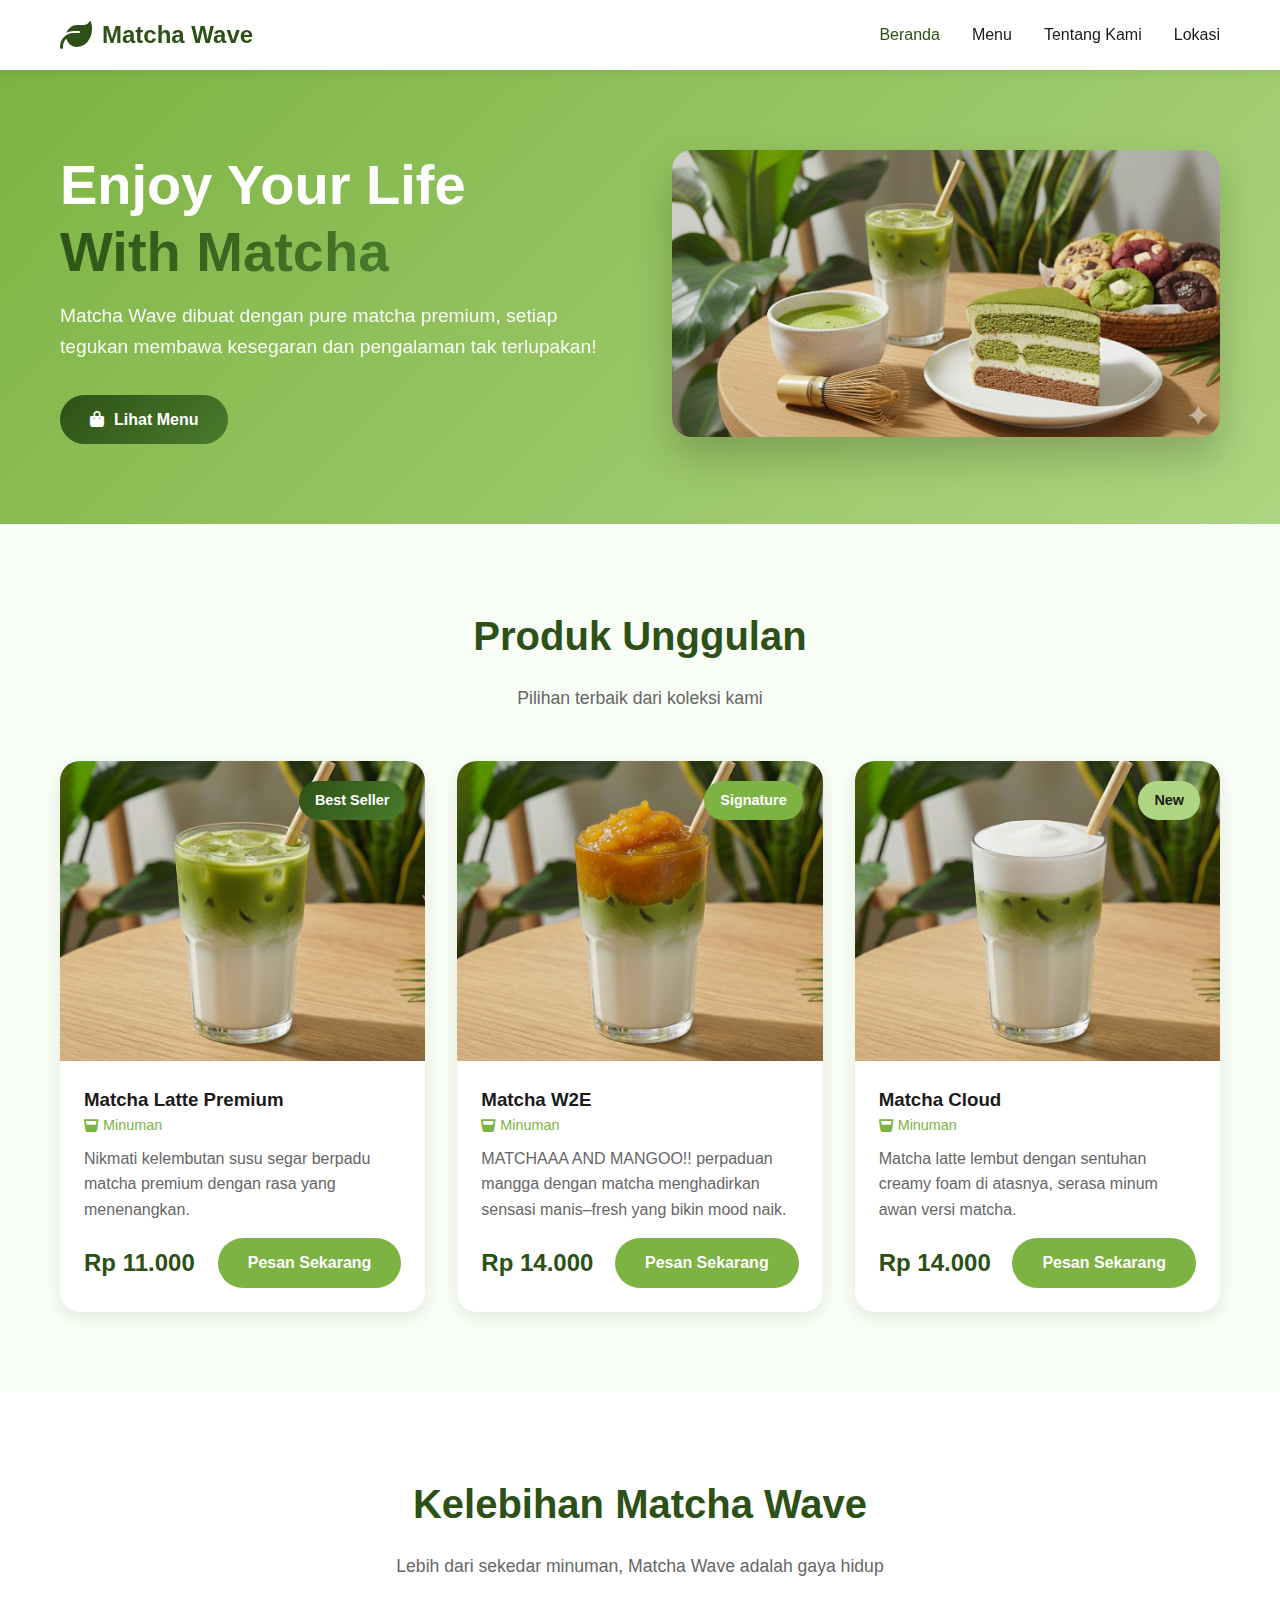
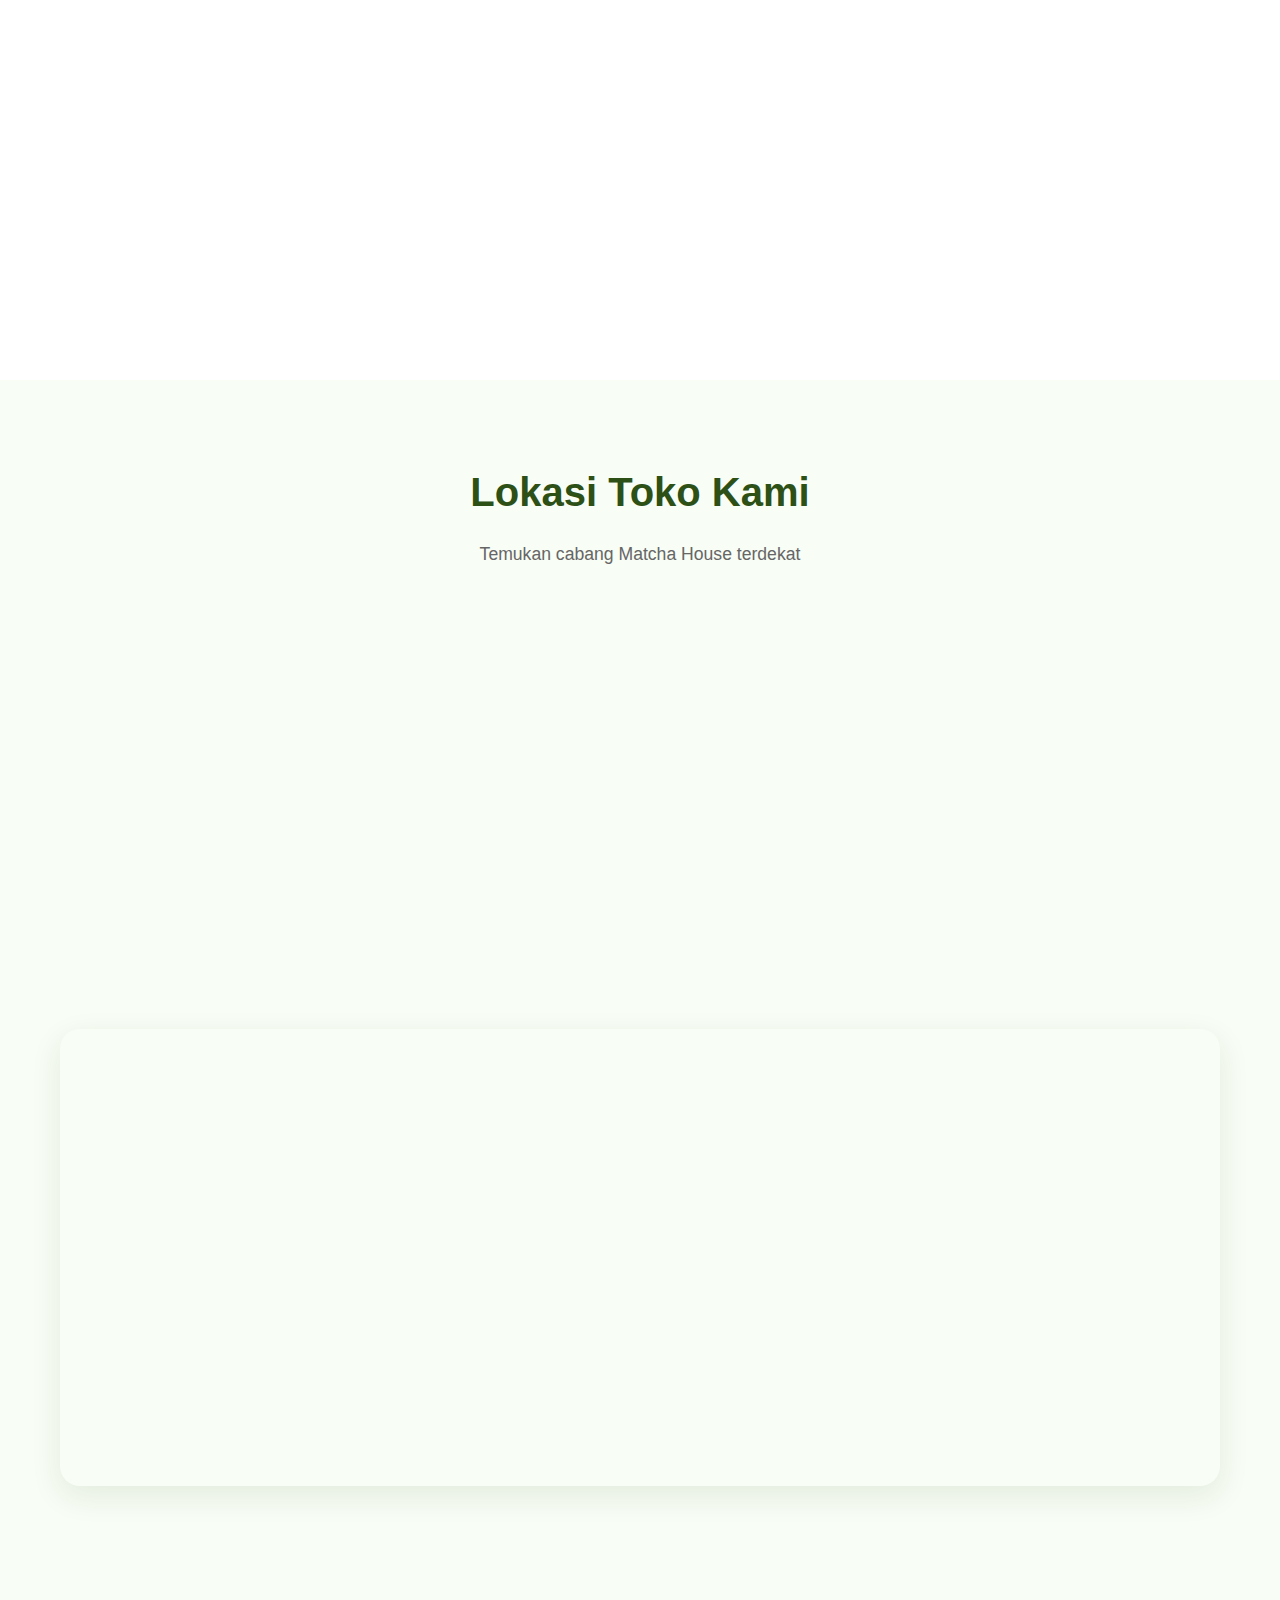
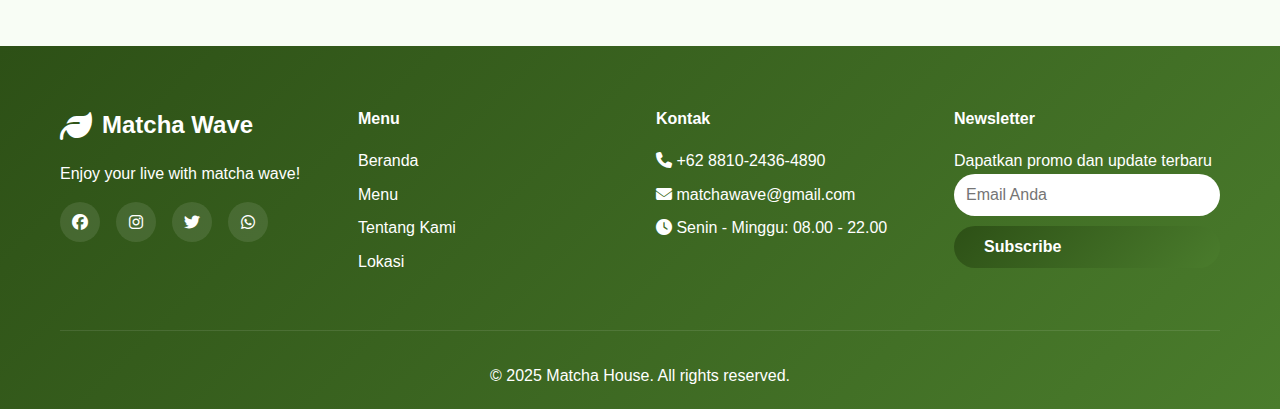
<file: index.html>
<!DOCTYPE html>
<html lang="id">
<head>
    <meta charset="UTF-8">
    <meta name="viewport" content="width=device-width, initial-scale=1.0">
    <link rel="shortcut icon" href="image/menu/favicon.png" type="image/x-icon">
    <title>Matcha Wave - Premium Matcha Indonesia</title>
    <link rel="stylesheet" href="style.css">
    <link rel="stylesheet" href="https://cdnjs.cloudflare.com/ajax/libs/font-awesome/6.4.0/css/all.min.css">
</head>
<body>
    <!-- Navigation -->
    <nav class="navbar">
        <div class="container">
            <div class="nav-wrapper">
                <div class="logo">
                    <i class="fas fa-leaf"></i>
                    <span>Matcha Wave</span>
                </div>
                <ul class="nav-menu" id="navMenu">
                    <li><a href="index.html" class="active">Beranda</a></li>
                    <li><a href="menu.html">Menu</a></li>
                    <li><a href="about.html">Tentang Kami</a></li>
                    <li><a href="#location">Lokasi</a></li>
                </ul>
                <div class="hamburger" id="hamburger">
                    <span></span>
                    <span></span>
                    <span></span>
                </div>
            </div>
        </div>
    </nav>

    <!-- Hero Section -->
    <section class="hero">
        <div class="container">
            <div class="hero-content">
                <h1 class="hero-title">Enjoy Your Life<span class="gradient-text"><br>With Matcha</span></h1>
                <p class="hero-subtitle">Matcha Wave dibuat dengan pure matcha premium, setiap tegukan membawa kesegaran dan pengalaman tak terlupakan!</p>
                <a href="menu.html" class="btn btn-primary">
                    <i class="fas fa-shopping-bag"></i> Lihat Menu
                </a>
            </div>
            <div class="hero-image">
                <img src="image/menu/Menu.jpg" alt="Premium matcha latte in elegant ceramic cup with bamboo whisk and green tea powder on wooden table">
            </div>
        </div>
    </section>

    <!-- Featured Products -->
    <section class="featured">
        <div class="container">
            <div class="section-header">
                <h2 class="section-title">Produk Unggulan</h2>
                <p class="section-subtitle">Pilihan terbaik dari koleksi kami</p>
            </div>
            
            <div class="product-grid">
                <!-- Product 1 -->
                <div class="product-card">
                    <div class="product-badge">Best Seller</div>
                    <div class="product-image">
                        <img src="image/menu/MatchaLatte.jpg" alt="Matcha latte with beautiful latte art in white cup with creamy foam">
                    </div>
                    <div class="product-info">
                        <h3>Matcha Latte Premium</h3>
                        <p class="menu-category"><i class="fas fa-glass-whiskey"></i> Minuman</p>
                        <p class="menu-desc">Nikmati kelembutan susu segar berpadu matcha premium dengan rasa yang menenangkan.</p>
                        <div class="menu-footer">
                            <span class="menu-price">Rp 11.000</span>
                            <a href="menu.html" class="btn btn-secondary">Pesan Sekarang</a>
                        </div>
                    </div>
                </div>
                

                <!-- Product 2 -->
                <div class="product-card">
                    <div class="product-badge popular">Signature</div>
                    <div class="product-image">
                        <img src="image/menu/MatchaW2E.jpg" alt="Iced matcha drink in tall glass with ice cubes and mint leaves">
                    </div>
                    <div class="product-info">
                        <h3>Matcha W2E</h3>
                        <p class="menu-category"><i class="fas fa-glass-whiskey"></i> Minuman</p>
                        <p class="menu-desc">MATCHAAA AND MANGOO!! perpaduan mangga dengan matcha menghadirkan sensasi manis–fresh yang bikin mood naik.</p>
                        <div class="menu-footer">
                            <span class="menu-price">Rp 14.000</span>
                            <a href="menu.html" class="btn btn-secondary">Pesan Sekarang</a>
                        </div>
                    </div>
                </div>

                <!-- Product 3 -->
                <div class="product-card">
                    <div class="product-badge new">New</div>
                    <div class="product-image">
                        <img src="image/menu/MatchaCloud.jpg" alt="Matcha tiramisu cake slice with layered dessert and green tea powder dusting">
                    </div>
                    <div class="product-info">
                        <h3>Matcha Cloud</h3>
                        <p class="menu-category"><i class="fas fa-glass-whiskey"></i> Minuman</p>
                        <p class="menu-desc">Matcha latte lembut dengan sentuhan creamy foam di atasnya, serasa minum awan versi matcha.</p>
                        <div class="menu-footer">
                            <span class="menu-price">Rp 14.000</span>
                            <a href="menu.html" class="btn btn-secondary">Pesan Sekarang</a>
                        </div>
                    </div>
                </div>
            </div>
        </div>
    </section>

    <!-- Benefits Section -->
    <section class="benefits">
        <div class="container">
            <div class="section-header">
                <h2 class="section-title">Kelebihan Matcha Wave</h2>
                <p class="section-subtitle">Lebih dari sekedar minuman, Matcha Wave adalah gaya hidup</p>
            </div>
            
            <div class="benefits-grid">
                <div class="benefit-card">
                    <div class="benefit-icon">
                        <i class="fas fa-heart"></i>
                    </div>
                    <h3>Kaya Antioksidan</h3>
                    <p>Mengandung antioksidan tinggi untuk melindungi tubuh dari radikal bebas</p>
                </div>
                
                <div class="benefit-card">
                    <div class="benefit-icon">
                        <i class="fas fa-bolt"></i>
                    </div>
                    <h3>Energi Alami</h3>
                    <p>Meningkatkan energi dan fokus tanpa efek samping kafein berlebih</p>
                </div>
                
                <div class="benefit-card">
                    <div class="benefit-icon">
                        <i class="fas fa-weight"></i>
                    </div>
                    <h3>Bantu Metabolisme</h3>
                    <p>Membantu meningkatkan metabolisme dan pembakaran kalori</p>
                </div>
                
                <div class="benefit-card">
                    <div class="benefit-icon">
                        <i class="fas fa-smile"></i>
                    </div>
                    <h3>Relaksasi</h3>
                    <p>Mengandung L-theanine yang membantu relaksasi dan mengurangi stres</p>
                </div>
            </div>
        </div>
    </section>

    <!-- Location Section -->
    <section class="location" id="location">
        <div class="container">
            <div class="section-header">
                <h2 class="section-title">Lokasi Toko Kami</h2>
                <p class="section-subtitle">Temukan cabang Matcha House terdekat</p>
            </div>
            
            <div class="location-grid">
                <div class="location-card">
                    <div class="location-icon">
                        <i class="fas fa-map-marker-alt"></i>
                    </div>
                    <h3>Cabang Tangerang Selatan</h3>
                    <p>Jl. Suryakencana No.1, Kota Tangerang Selatan</p>
                    <p class="location-time"><i class="fas fa-clock"></i> Senin - Minggu: 08.00 - 22.00</p>
                    <a href="https://maps.app.goo.gl/sKLYCg6Dcu8VYuh18" target="_blank" class="btn btn-outline">
                        <i class="fas fa-directions"></i> Lihat di Maps
                    </a>
                </div>
                
                <div class="location-card">
                    <div class="location-icon">
                        <i class="fas fa-map-marker-alt"></i>
                    </div>
                    <h3>Cabang Depok</h3>
                    <p>Jl. Raya Duta Pelni No.20, Kota Depok, Jawa Barat 16416</p>
                    <p class="location-time"><i class="fas fa-clock"></i> Senin - Minggu: 09.00 - 21.00</p>
                    <a href="hhttps://maps.app.goo.gl/z9cu2CMWQmhMaL3r6" target="_blank" class="btn btn-outline">
                        <i class="fas fa-directions"></i> Lihat di Maps
                    </a>
                </div>
                
                <div class="location-card">
                    <div class="location-icon">
                        <i class="fas fa-map-marker-alt"></i>
                    </div>
                    <h3>Cabang Kabupaten Tangerang</h3>
                    <p>Jl. H. Somawinata 1, Kadu Agung, Kabupaten Tangerang</p>
                    <p class="location-time"><i class="fas fa-clock"></i> Senin - Minggu: 10.00 - 22.00</p>
                    <a href="https://maps.app.goo.gl/aVpyHuPehqyvU5wTA" target="_blank" class="btn btn-outline">
                        <i class="fas fa-directions"></i> Lihat di Maps
                    </a>
                </div>
            </div>
            
            <!-- Map Embed -->
            <div class="map-container">
                <iframe 
                    src="https://www.google.com/maps/embed?pb=!1m18!1m12!1m3!1d126920.23587524664!2d106.68942988906248!3d-6.229386799999998!2m3!1f0!2f0!3f0!3m2!1i1024!2i768!4f13.1!3m3!1m2!1s0x2e69f3e945e34b9d%3A0x5371bf2cdc1429e!2sJakarta%2C%20Indonesia!5e0!3m2!1sen!2s!4v1234567890123!5m2!1sen!2s" 
                    width="100%" 
                    height="450" 
                    style="border:0;" 
                    allowfullscreen="" 
                    loading="lazy">
                </iframe>
            </div>
        </div>
    </section>

    <!-- Footer -->
    <footer class="footer">
        <div class="container">
            <div class="footer-grid">
                <div class="footer-col">
                    <div class="footer-logo">
                        <i class="fas fa-leaf"></i>
                        <span>Matcha Wave</span>
                    </div>
                    <p>Enjoy your live with matcha wave!</p>
                    <div class="social-links">
                        <a href="#"><i class="fab fa-facebook"></i></a>
                        <a href="#"><i class="fab fa-instagram"></i></a>
                        <a href="#"><i class="fab fa-twitter"></i></a>
                        <a href="#"><i class="fab fa-whatsapp"></i></a>
                    </div>
                </div>
                
                <div class="footer-col">
                    <h4>Menu</h4>
                    <ul>
                        <li><a href="index.html">Beranda</a></li>
                        <li><a href="menu.html">Menu</a></li>
                        <li><a href="about.html">Tentang Kami</a></li>
                        <li><a href="#location">Lokasi</a></li>
                    </ul>
                </div>
                
                <div class="footer-col">
                    <h4>Kontak</h4>
                    <ul>
                        <li><i class="fas fa-phone"></i> +62 8810-2436-4890</li>
                        <li><i class="fas fa-envelope"></i> matchawave@gmail.com</li>
                        <li><i class="fas fa-clock"></i> Senin - Minggu: 08.00 - 22.00</li>
                    </ul>
                </div>
                
                <div class="footer-col">
                    <h4>Newsletter</h4>
                    <p>Dapatkan promo dan update terbaru</p>
                    <form class="newsletter-form">
                        <input type="email" placeholder="Email Anda" required>
                        <button type="submit" class="btn btn-primary">Subscribe</button>
                    </form>
                </div>
            </div>
            
            <div class="footer-bottom">
                <p>&copy; 2025 Matcha House. All rights reserved.</p>
            </div>
        </div>
    </footer>

    <script src="script.js"></script>
</body>
</html>
</file>
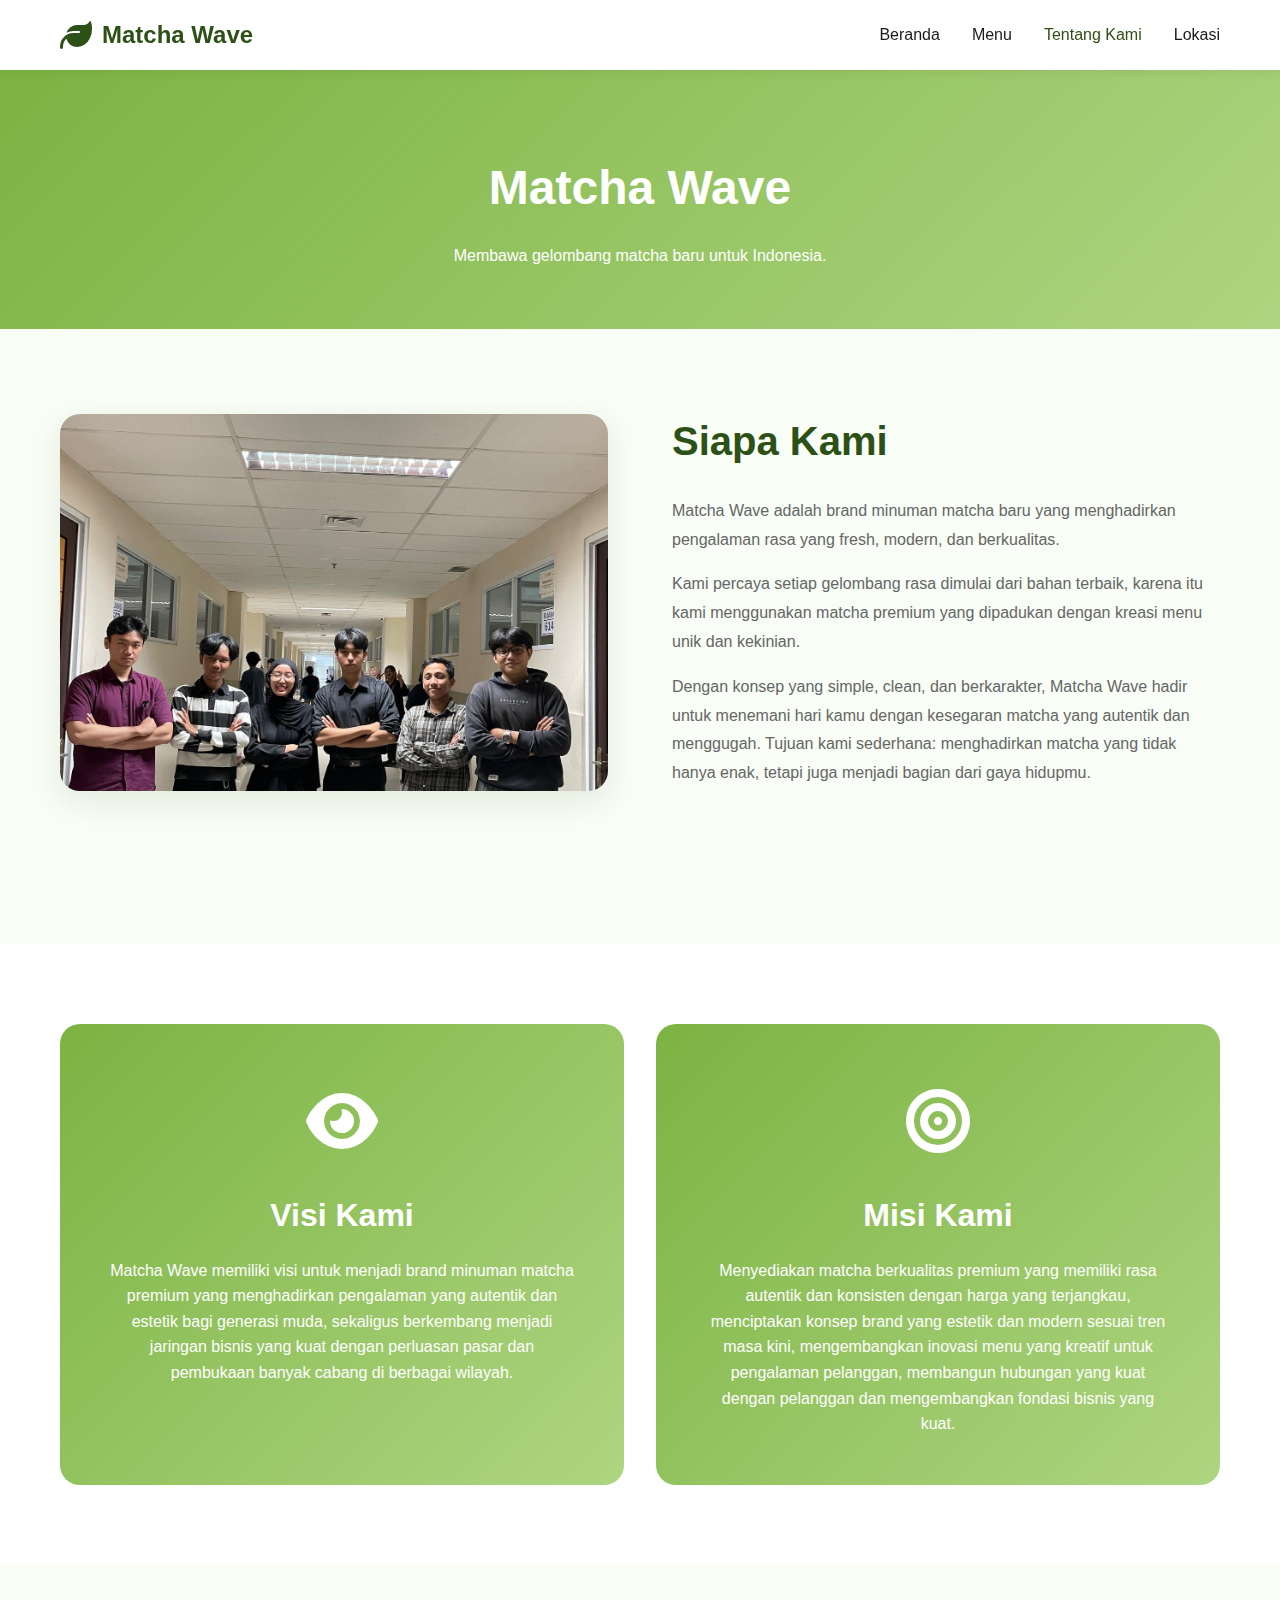
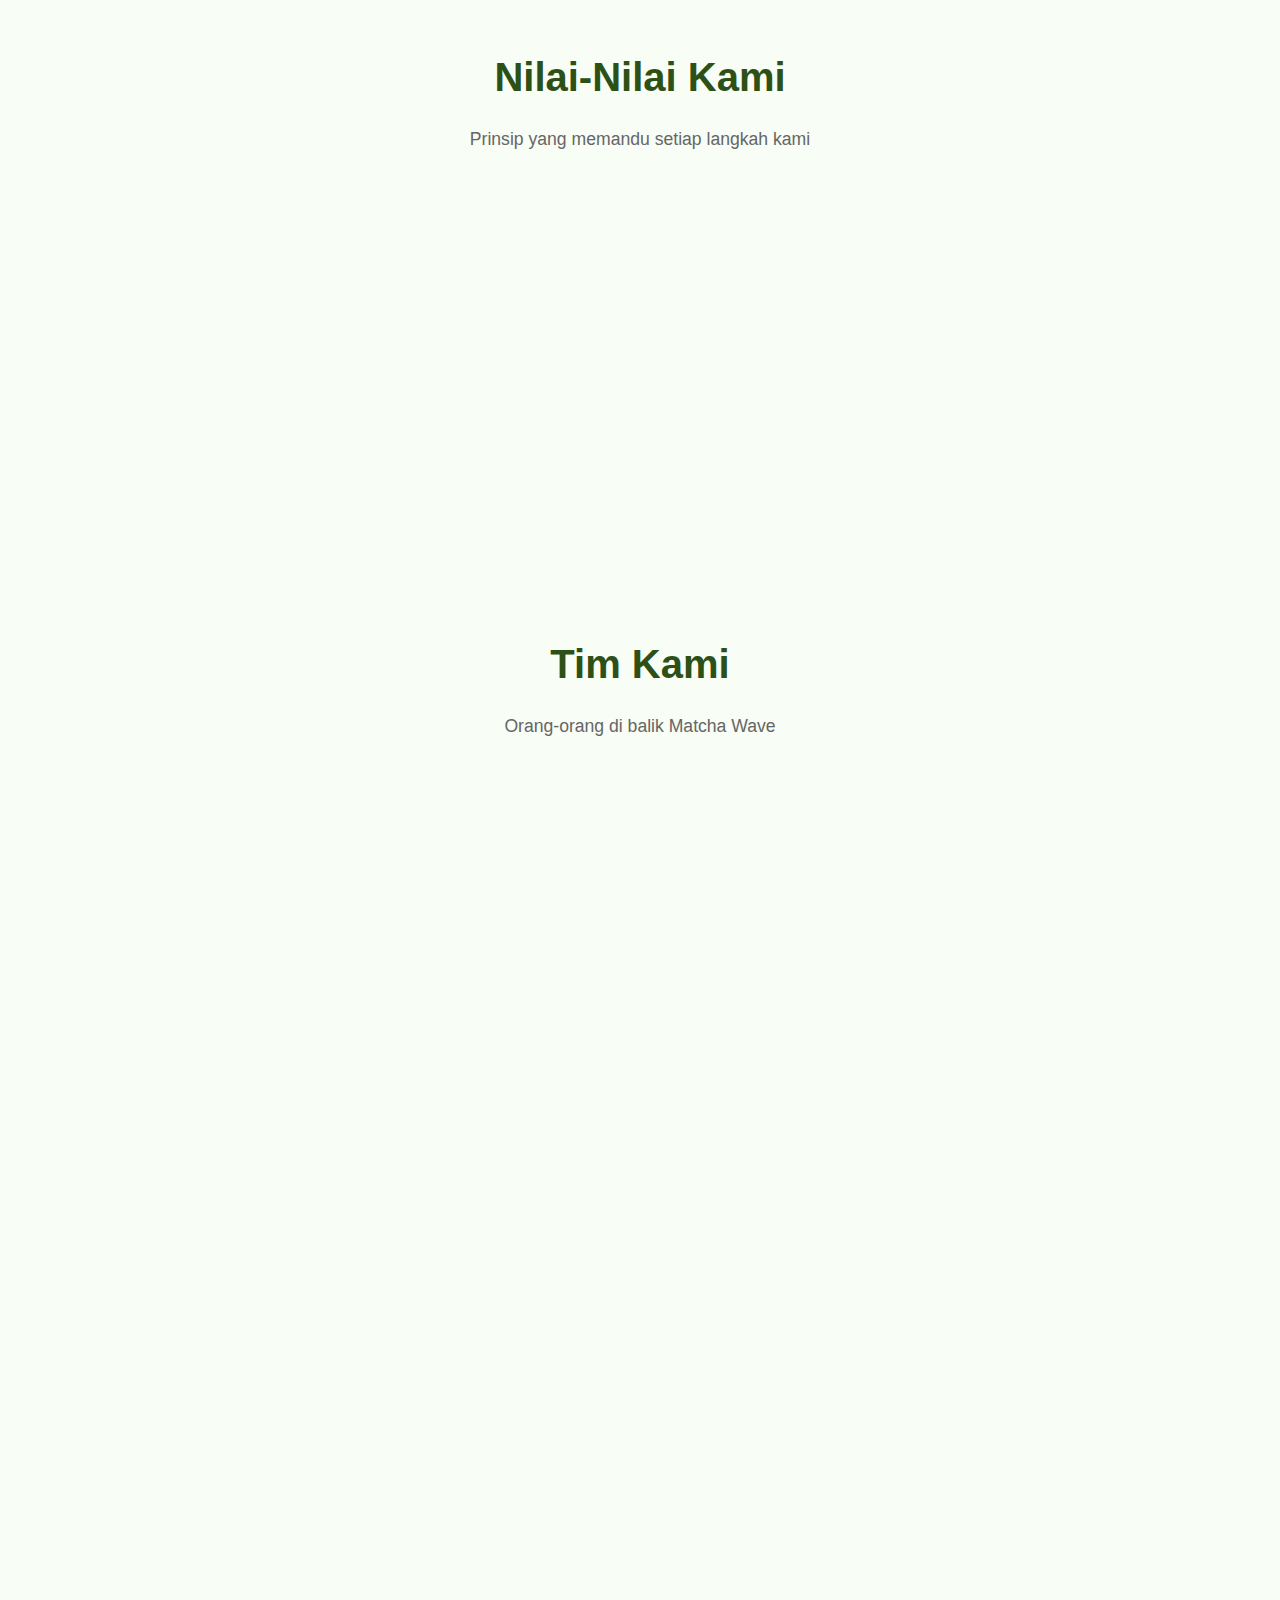
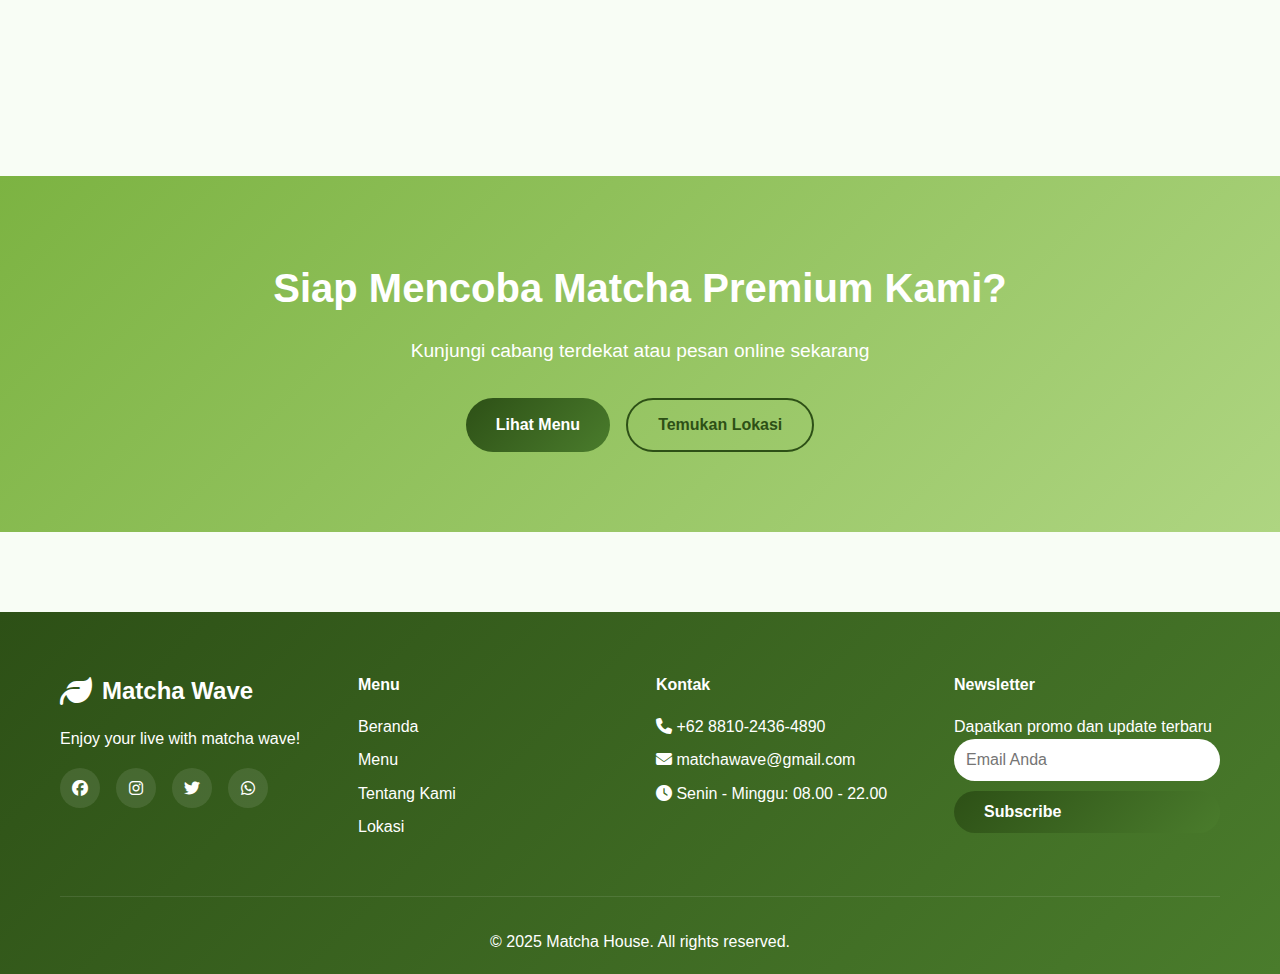
<file: about.html>
<!DOCTYPE html>
<html lang="id">
<head>
    <meta charset="UTF-8">
    <meta name="viewport" content="width=device-width, initial-scale=1.0">
    <link rel="shortcut icon" href="image/menu/favicon.png" type="image/x-icon">
    <title>Tentang Kami - Matcha Wave</title>
    <link rel="stylesheet" href="style.css">
    <link rel="stylesheet" href="https://cdnjs.cloudflare.com/ajax/libs/font-awesome/6.4.0/css/all.min.css">
</head>
<body>
    <!-- Navigation -->
    <nav class="navbar">
        <div class="container">
            <div class="nav-wrapper">
                <div class="logo">
                    <i class="fas fa-leaf"></i>
                    <span>Matcha Wave</span>
                </div>
                <ul class="nav-menu" id="navMenu">
                    <li><a href="index.html">Beranda</a></li>
                    <li><a href="menu.html">Menu</a></li>
                    <li><a href="about.html" class="active">Tentang Kami</a></li>
                    <li><a href="index.html#location">Lokasi</a></li>
                </ul>
                <div class="hamburger" id="hamburger">
                    <span></span>
                    <span></span>
                    <span></span>
                </div>
            </div>
        </div>
    </nav>

    <!-- Page Header -->
    <section class="page-header">
        <div class="container">
            <h1>Matcha Wave</h1>
            <p>Membawa gelombang matcha baru untuk Indonesia.</p>
        </div>
    </section>

    <!-- About Content -->
    <section class="about-content">
        <div class="container">
            <div class="about-intro">
                <div class="about-image">
                    <img src="image/org/all.jpg">
                </div>
                <div class="about-text">
                    <h2>Siapa Kami</h2>
                    <p>Matcha Wave adalah brand minuman matcha baru yang menghadirkan pengalaman rasa yang fresh, modern, dan berkualitas.</p>
                    <p>Kami percaya setiap gelombang rasa dimulai dari bahan terbaik, karena itu kami menggunakan matcha premium yang dipadukan dengan kreasi menu unik dan kekinian.</p>
                    <p>Dengan konsep yang simple, clean, dan berkarakter, Matcha Wave hadir untuk menemani hari kamu dengan kesegaran matcha yang autentik dan menggugah. Tujuan kami sederhana: menghadirkan matcha yang tidak hanya enak, tetapi juga menjadi bagian dari gaya hidupmu.</p>
                </div>
            </div>
        </div>
    </section>

    <!-- Mission & Vision -->
    <section class="mission-vision">
        <div class="container">
            <div class="mv-grid">
                <div class="mv-card">
                    <div class="mv-icon">
                        <i class="fas fa-eye"></i>
                    </div>
                    <h3>Visi Kami</h3>
                    <p>Matcha Wave memiliki visi untuk menjadi brand minuman matcha premium yang menghadirkan pengalaman yang autentik dan estetik bagi generasi muda, sekaligus berkembang menjadi jaringan bisnis yang kuat dengan perluasan pasar dan pembukaan banyak cabang di berbagai wilayah.</p>
                </div>
                
                <div class="mv-card">
                    <div class="mv-icon">
                        <i class="fas fa-bullseye"></i>
                    </div>
                    <h3>Misi Kami</h3>
                    <p>Menyediakan matcha berkualitas premium yang memiliki rasa autentik dan konsisten dengan harga yang terjangkau, menciptakan konsep brand yang estetik dan modern sesuai tren masa kini, mengembangkan inovasi menu yang kreatif untuk pengalaman pelanggan, membangun hubungan yang kuat dengan pelanggan dan mengembangkan fondasi bisnis yang kuat.</p>
                </div>
            </div>
        </div>
    </section>

    <!-- Values -->
    <section class="values">
        <div class="container">
            <div class="section-header">
                <h2 class="section-title">Nilai-Nilai Kami</h2>
                <p class="section-subtitle">Prinsip yang memandu setiap langkah kami</p>
            </div>
            
            <div class="values-grid">
                <div class="value-card">
                    <div class="value-icon">
                        <i class="fas fa-gem"></i>
                    </div>
                    <h3>Kualitas Premium</h3>
                    <p>Kami menggunakan bubuk pure matcha kualitas premium</p>
                </div>
                
                <div class="value-card">
                    <div class="value-icon">
                        <i class="fas fa-leaf"></i>
                    </div>
                    <h3>100% Natural</h3>
                    <p>Tidak ada pewarna atau bahan kimia berbahaya dalam produk kami</p>
                </div>
                
                <div class="value-card">
                    <div class="value-icon">
                        <i class="fas fa-handshake"></i>
                    </div>
                    <h3>Kepuasan Pelanggan</h3>
                    <p>Komitmen kami untuk memberikan pengalaman terbaik di setiap kunjungan</p>
                </div>
                
                <div class="value-card">
                    <div class="value-icon">
                        <i class="fas fa-heart"></i>
                    </div>
                    <h3>Kesehatan</h3>
                    <p>Mendukung gaya hidup sehat untuk beberapa produk</p>
                </div>
                
                <!-- <div class="value-card">
                    <div class="value-icon">
                        <i class="fas fa-users"></i>
                    </div>
                    <h3>Komunitas</h3>
                    <p>Membangun komunitas pecinta matcha yang solid dan saling mendukung</p>
                </div>
                
                <div class="value-card">
                    <div class="value-icon">
                        <i class="fas fa-recycle"></i>
                    </div>
                    <h3>Berkelanjutan</h3>
                    <p>Berkomitmen pada praktik bisnis yang ramah lingkungan</p>
                </div> -->
            </div>
        </div>
    </section>

    <!-- Team -->
    <section class="team">
        <div class="container">
            <div class="section-header">
                <h2 class="section-title">Tim Kami</h2>
                <p class="section-subtitle">Orang-orang di balik Matcha Wave</p>
            </div>
            
            <div class="team-grid">
                <div class="team-member">
                    <div class="member-image">
                        <img src="image/org/iqbal.jpg" alt="Professional portrait of founder">
                    </div>
                    <h3>Muhammad Iqbal</h3>
                    <p class="member-role">Founder & CEO</p>
                    <p class="member-bio">Visioner yang memimpin dan menentukan arah perusahaan, menciptakan ide hingga eksekusi dan mengawal seluruh proses bisnis.</p>
                </div>
                
                <div class="team-member">
                    <div class="member-image">
                        <img src="image/org/bintang.jpg" alt="Professional portrait of head barista">
                    </div>
                    <h3>Andika Bintang</h3>
                    <p class="member-role">General Manager</p>
                    <p class="member-bio">Mengelola fungsi perusahaan dengan pendekatan strategis, memastikan tiap departemen bekerja efektif dan terkoordinasi, serta menjaga efisiensi dan kualitas demi pertumbuhan jangka panjang.</p>
                </div>
                
                <div class="team-member">
                    <div class="member-image">
                        <img src="image/org/mari.jpg" alt="Professional portrait of operations manager">
                    </div>
                    <h3>Mariana Nadia</h3>
                    <p class="member-role">Head Barista</p>
                    <p class="member-bio">Mengelola proses peracikan minuman, menjaga konsistensi rasa, dan membimbing tim barista agar selalu memberikan pengalaman terbaik bagi pelanggan.</p>
                </div>

                 <div class="team-member">
                    <div class="member-image">
                        <img src="image/org/rasyiq1.jpg" alt="Professional portrait of operations manager">
                    </div>
                    <h3>Rasyiq Surya</h3>
                    <p class="member-role">Creative Director</p>
                    <p class="member-bio">Memimpin strategi kreatif, mulai dari konsep visual hingga pengembangan konten, memastikan brand tampil kuat, relevan, dan menarik di setiap platform.</p>
                </div>
                  
                <div class="team-member">
                    <div class="member-image">
                        <img src="image/org/ikhsan1.jpg" alt="Professional portrait of product developer">
                    </div>
                    <h3>Ikhsan Ramadhan</h3>
                    <p class="member-role">Software Engineer</p>
                    <p class="member-bio">Mengubah kebutuhan bisnis menjadi solusi digital fungsional melalui proses coding, testing, dan pengembangan berkelanjutan.</p>
                </div>

                <div class="team-member">
                    <div class="member-image">
                        <img src="image/org/rifki.jpg" alt="Professional portrait of product developer">
                    </div>
                    <h3>Rifky Nurachman</h3>
                    <p class="member-role">Customer Experience Lead</p>
                    <p class="member-bio">Fokus memastikan setiap pelanggan mendapatkan pengalaman terbaik, menangani feedback, dan meningkatkan kualitas layanan melalui pendekatan yang ramah dan terstruktur..</p>
                </div>

                
    
            </div>
        </div>
    </section>

    <!-- CTA Section -->
    <section class="cta-section">
        <div class="container">
            <div class="cta-content">
                <h2>Siap Mencoba Matcha Premium Kami?</h2>
                <p>Kunjungi cabang terdekat atau pesan online sekarang</p>
                <div class="cta-buttons">
                    <a href="menu.html" class="btn btn-primary">Lihat Menu</a>
                    <a href="index.html#location" class="btn btn-outline">Temukan Lokasi</a>
                </div>
            </div>
        </div>
    </section>

    <!-- Footer -->
    <footer class="footer">
        <div class="container">
            <div class="footer-grid">
                <div class="footer-col">
                    <div class="footer-logo">
                        <i class="fas fa-leaf"></i>
                        <span>Matcha Wave</span>
                    </div>
                    <p>Enjoy your live with matcha wave!</p>
                    <div class="social-links">
                        <a href="#"><i class="fab fa-facebook"></i></a>
                        <a href="#"><i class="fab fa-instagram"></i></a>
                        <a href="#"><i class="fab fa-twitter"></i></a>
                        <a href="#"><i class="fab fa-whatsapp"></i></a>
                    </div>
                </div>
                
                <div class="footer-col">
                    <h4>Menu</h4>
                    <ul>
                        <li><a href="index.html">Beranda</a></li>
                        <li><a href="menu.html">Menu</a></li>
                        <li><a href="about.html">Tentang Kami</a></li>
                        <li><a href="#location">Lokasi</a></li>
                    </ul>
                </div>
                
                <div class="footer-col">
                    <h4>Kontak</h4>
                    <ul>
                        <li><i class="fas fa-phone"></i> +62 8810-2436-4890</li>
                        <li><i class="fas fa-envelope"></i> matchawave@gmail.com</li>
                        <li><i class="fas fa-clock"></i> Senin - Minggu: 08.00 - 22.00</li>
                    </ul>
                </div>
                
                <div class="footer-col">
                    <h4>Newsletter</h4>
                    <p>Dapatkan promo dan update terbaru</p>
                    <form class="newsletter-form">
                        <input type="email" placeholder="Email Anda" required>
                        <button type="submit" class="btn btn-primary">Subscribe</button>
                    </form>
                </div>
            </div>
            
            <div class="footer-bottom">
                <p>&copy; 2025 Matcha House. All rights reserved.</p>
            </div>
        </div>
    </footer>

        </div>
    </footer>

    <script src="script.js"></script>
</body>
</html>
</file>
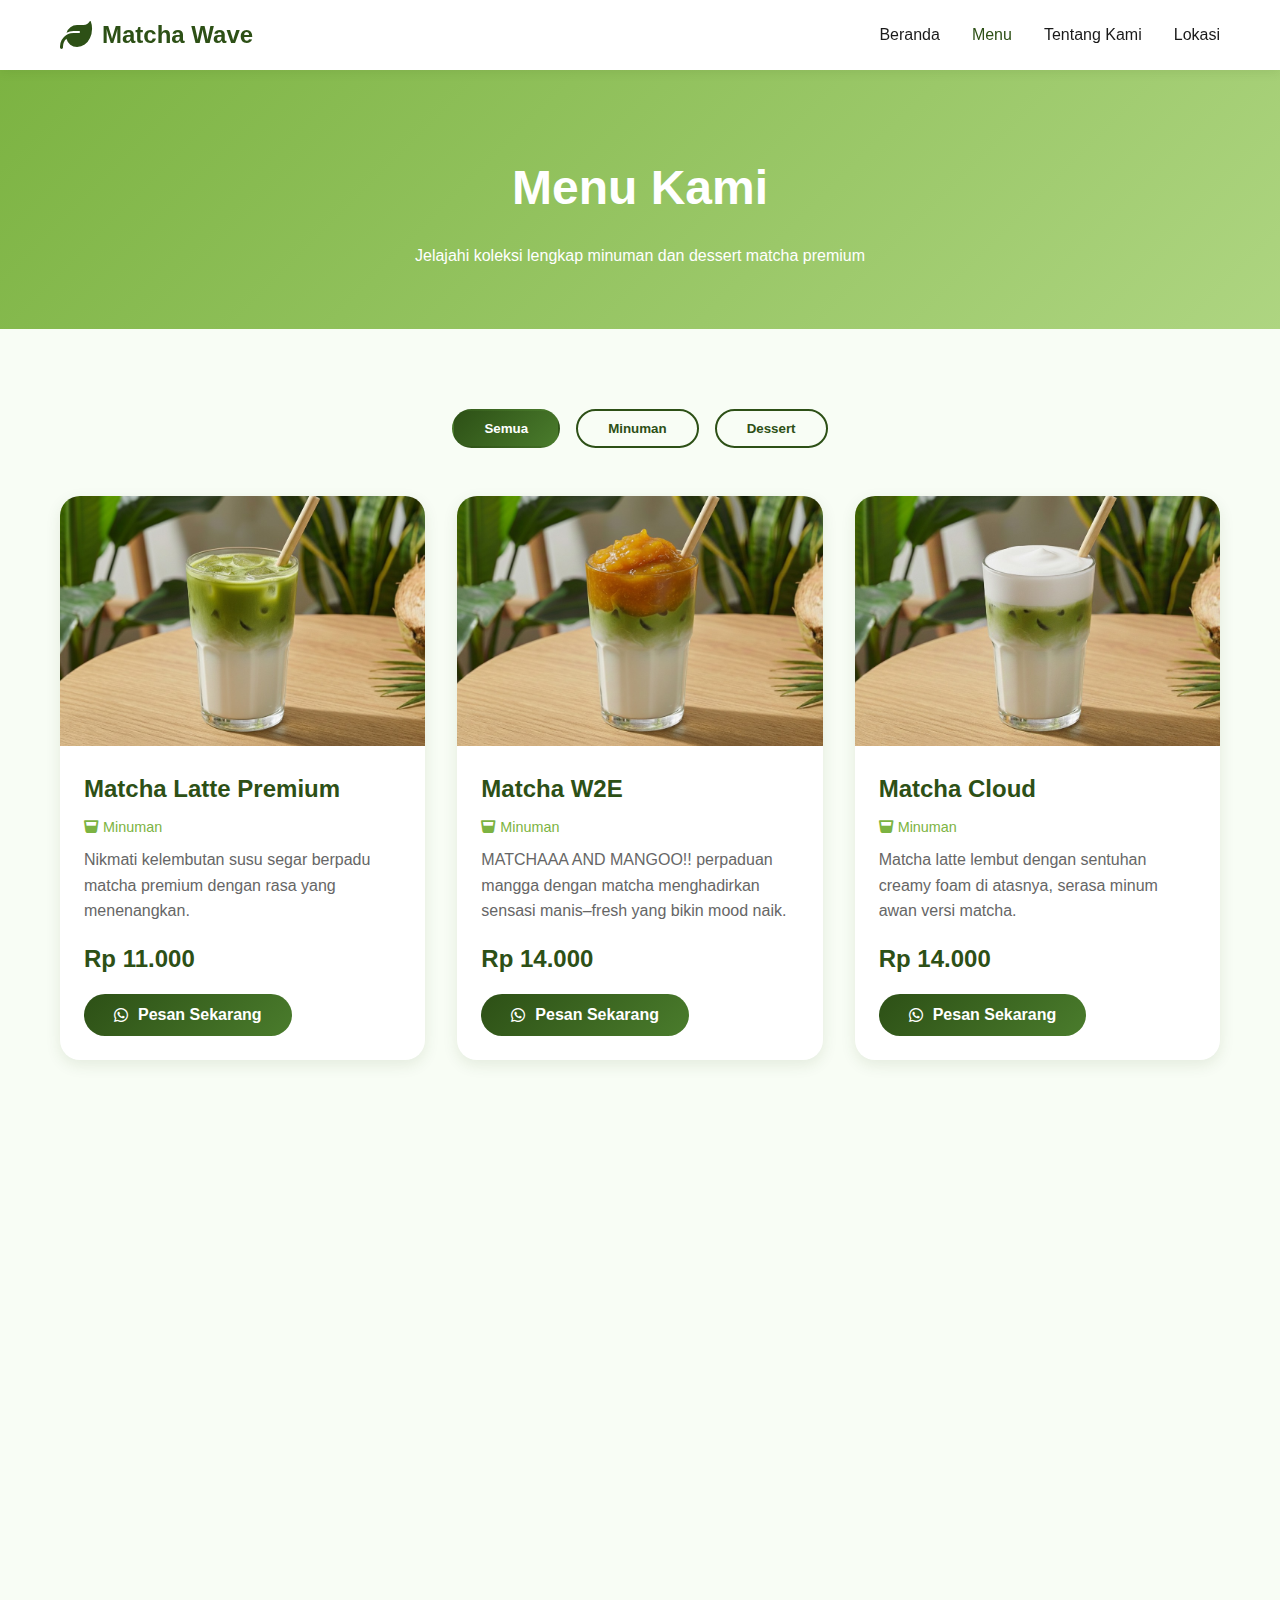
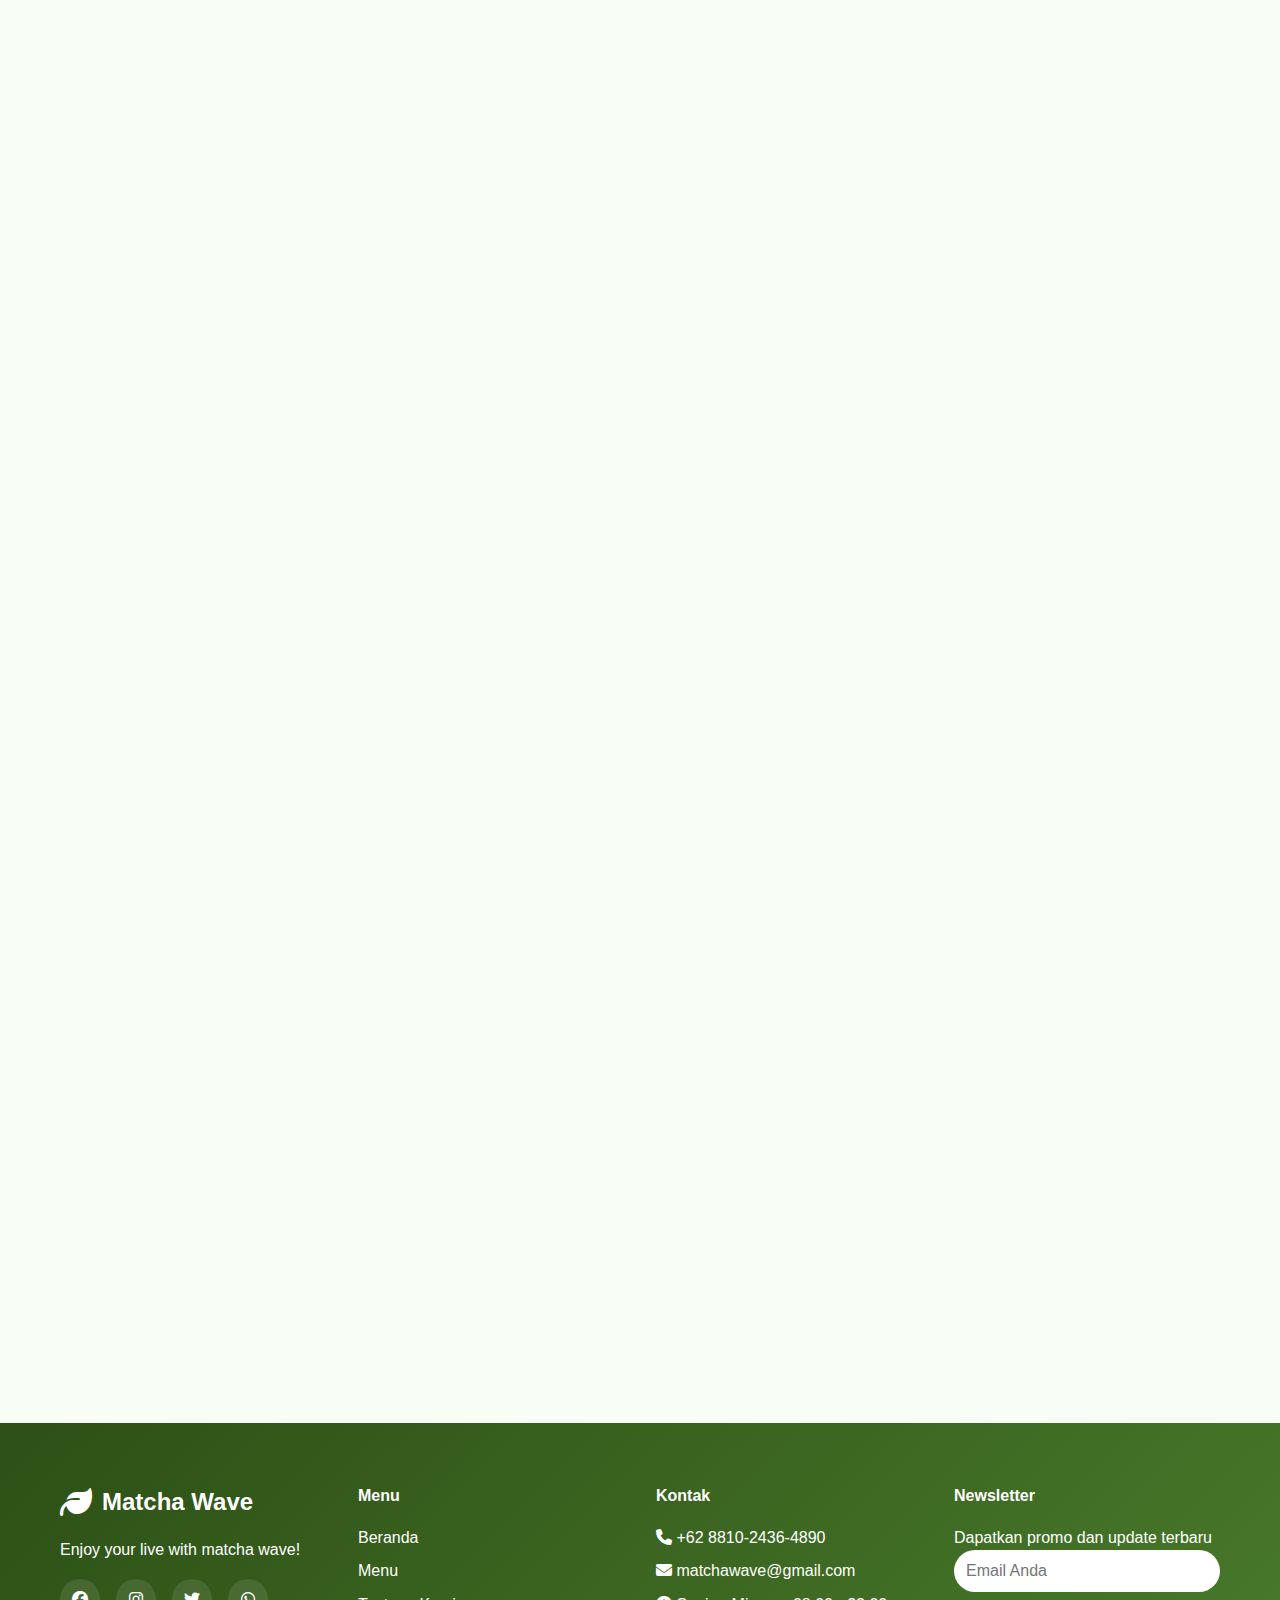
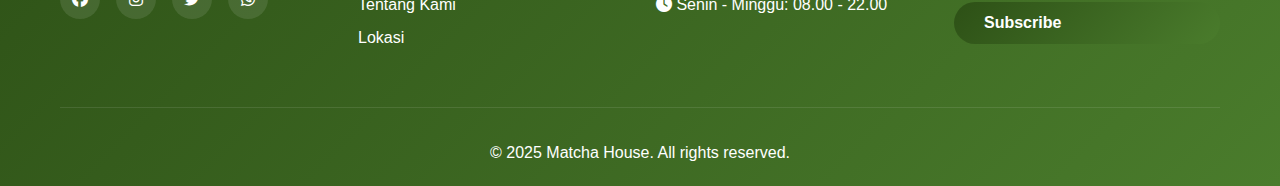
<file: menu.html>
<!DOCTYPE html>
<html lang="id">
<head>
    <meta charset="UTF-8">
    <link rel="shortcut icon" href="image/menu/favicon.png" type="image/x-icon">
    <meta name="viewport" content="width=device-width, initial-scale=1.0">
    <title>Menu - Matcha Wave</title>
    <link rel="stylesheet" href="style.css">
    <link rel="stylesheet" href="https://cdnjs.cloudflare.com/ajax/libs/font-awesome/6.4.0/css/all.min.css">
</head>
<body>
    <!-- Navigation -->
    <nav class="navbar">
        <div class="container">
            <div class="nav-wrapper">
                <div class="logo">
                    <i class="fas fa-leaf"></i>
                    <span>Matcha Wave</span>
                </div>
                <ul class="nav-menu" id="navMenu">
                    <li><a href="index.html">Beranda</a></li>
                    <li><a href="menu.html" class="active">Menu</a></li>
                    <li><a href="about.html">Tentang Kami</a></li>
                    <li><a href="index.html#location">Lokasi</a></li>
                </ul>
                <div class="hamburger" id="hamburger">
                    <span></span>
                    <span></span>
                    <span></span>
                </div>
            </div>
        </div>
    </nav>

    <!-- Page Header -->
    <section class="page-header">
        <div class="container">
            <h1>Menu Kami</h1>
            <p>Jelajahi koleksi lengkap minuman dan dessert matcha premium</p>
        </div>
    </section>

    <!-- Menu Categories -->
    <section class="menu-section">
        <div class="container">
            <div class="menu-filter">
                <button class="filter-btn active" data-filter="all">Semua</button>
                <button class="filter-btn" data-filter="minuman">Minuman</button>
                <!-- <button class="filter-btn" data-filter="makanan">Makanan</button> -->
                <button class="filter-btn" data-filter="dessert">Dessert</button>
            </div>

            <div class="menu-grid">
                <!-- Minuman Items -->
                <div class="menu-item" data-category="minuman">
                    <div class="menu-image">
                        <img src="image/menu/MatchaLatte.jpg" alt="Hot matcha latte with latte art in ceramic cup">
                    </div>
                    <div class="menu-info">
                        <h3>Matcha Latte Premium</h3>
                        <p class="menu-category"><i class="fas fa-glass-whiskey"></i> Minuman</p>
                        <p class="menu-desc">Nikmati kelembutan susu segar berpadu matcha premium dengan rasa yang menenangkan.</p>
                        <div class="menu-footer">
                            <span class="menu-price">Rp 11.000</span>
                            <button class="btn btn-primary" onclick="openWhatsApp('Matcha Latte Premium', '11000')">
                                <i class="fab fa-whatsapp"></i> Pesan Sekarang
                            </button>
                        </div>
                    </div>
                </div>

                <div class="menu-item" data-category="minuman">
                    <div class="menu-image">
                        <img src="image/menu/MatchaW2E.jpg" alt="Iced matcha in tall glass with ice and straw">
                    </div>
                    <div class="menu-info">
                        <h3>Matcha W2E</h3>
                        <p class="menu-category"><i class="fas fa-glass-whiskey"></i> Minuman</p>
                        <p class="menu-desc">MATCHAAA AND MANGOO!! perpaduan mangga dengan matcha menghadirkan sensasi manis–fresh yang bikin mood naik.</p>
                        <div class="menu-footer">
                            <span class="menu-price">Rp 14.000</span>
                            <button class="btn btn-primary" onclick="openWhatsApp('Matcha W2E', '14000')">
                                <i class="fab fa-whatsapp"></i> Pesan Sekarang
                            </button>
                        </div>
                    </div>
                </div>

                <div class="menu-item" data-category="minuman">
                    <div class="menu-image">
                        <img src="image/menu/MatchaCloud.jpg" alt="Matcha frappe with whipped cream topping in clear cup">
                    </div>
                    <div class="menu-info">
                        <h3>Matcha Cloud</h3>
                        <p class="menu-category"><i class="fas fa-glass-whiskey"></i> Minuman</p>
                        <p class="menu-desc">Matcha latte lembut dengan sentuhan creamy foam di atasnya, serasa minum awan versi matcha.</p>
                        <div class="menu-footer">
                            <span class="menu-price">Rp 14.000</span>
                            <button class="btn btn-primary" onclick="openWhatsApp('Matcha Cloud', '14000')">
                                <i class="fab fa-whatsapp"></i> Pesan Sekarang
                            </button>
                        </div>
                    </div>
                </div>

                <div class="menu-item" data-category="minuman">
                    <div class="menu-image">
                        <img src="image/menu/MatchaStrawberry.jpg" alt="Matcha tea ceremony style in traditional bowl with bamboo whisk">
                    </div>
                    <div class="menu-info">
                        <h3>Matcha Pinky strawberry</h3>
                        <p class="menu-category"><i class="fas fa-glass-whiskey"></i> Minuman</p>
                        <p class="menu-desc">Matcha latte dengan cream strawberry yang manis dan segar, kombinasi cantik yang bikin nagih.</p>
                        <div class="menu-footer">
                            <span class="menu-price">Rp 15.000</span>
                            <button class="btn btn-primary" onclick="openWhatsApp('Matcha Pinky strawberry', '15000')">
                                <i class="fab fa-whatsapp"></i> Pesan Sekarang
                            </button>
                        </div>
                    </div>
                </div>

                <div class="menu-item" data-category="minuman">
                    <div class="menu-image">
                        <img src="image/menu/MatchaBoo.jpg" alt="Matcha milk tea with boba pearls in clear cup">
                    </div>
                    <div class="menu-info">
                        <h3>Matcha Buble Boo</h3>
                        <p class="menu-category"><i class="fas fa-glass-whiskey"></i> Minuman</p>
                        <p class="menu-desc">Matcha creamy yang dipadukan dengan boba kenyal, cocok untuk kamu yang suka sensasi minum dan ngunyah.</p>
                        <div class="menu-footer">
                            <span class="menu-price">Rp 16.000</span>
                            <button class="btn btn-primary" onclick="openWhatsApp('Matcha Boba', '16000')">
                                <i class="fab fa-whatsapp"></i> Pesan Sekarang
                            </button>
                        </div>
                    </div>
                </div>

                <div class="menu-item" data-category="minuman">
                    <div class="menu-image">
                        <img src="image/menu/Usucha.jpg" alt="Matcha mojito mocktail with mint leaves and lime">
                    </div>
                    <div class="menu-info">
                        <h3>Usucha (Pure Premium Matcha)</h3>
                        <p class="menu-category"><i class="fas fa-glass-whiskey"></i> Minuman</p>
                        <p class="menu-desc">Rasa matcha murni tanpa campuran, bold, earthy, dan autentik.</p>
                        <div class="menu-footer">
                            <span class="menu-price">Rp 9.000</span>
                            <button class="btn btn-primary" onclick="openWhatsApp('Usucha (Pure Premium Matcha)', '9000')">
                                <i class="fab fa-whatsapp"></i> Pesan Sekarang
                            </button>
                        </div>
                    </div>
                </div>

                <div class="menu-item" data-category="minuman">
                    <div class="menu-image">
                        <img src="image/menu/MatchaCoco.jpg" alt="Matcha frappe with whipped cream topping in clear cup">
                    </div>
                    <div class="menu-info">
                        <h3>Matcha Coco</h3>
                        <p class="menu-category"><i class="fas fa-glass-whiskey"></i> Minuman</p>
                        <p class="menu-desc">Kesegaran air kelapa alami dengan layer matcha, menghasilkan rasa tropis yang unik dan menenangkan.</p>
                        <div class="menu-footer">
                            <span class="menu-price">Rp 15.000</span>
                            <button class="btn btn-primary" onclick="openWhatsApp('Matcha Coco', '15000')">
                                <i class="fab fa-whatsapp"></i> Pesan Sekarang
                            </button>
                        </div>
                    </div>
                </div>                
 
                <div class="menu-item" data-category="minuman">
                    <div class="menu-image">
                        <img src="image/menu/MatchaExpresso.jpg" alt="Matcha mojito mocktail with mint leaves and lime">
                    </div>
                    <div class="menu-info">
                        <h3>Matcha Expresso</h3>
                        <p class="menu-category"><i class="fas fa-glass-whiskey"></i> Minuman</p>
                        <p class="menu-desc">Perpaduan unik matcha premium dengan shot espresso yang kuat, menghadirkan rasa bold namun tetap smooth.</p>
                        <div class="menu-footer">
                            <span class="menu-price">Rp 14.000</span>
                            <button class="btn btn-primary" onclick="openWhatsApp('Matcha Expresso', '14000')">
                                <i class="fab fa-whatsapp"></i> Pesan Sekarang
                            </button>
                        </div>
                    </div>
                </div>

                <div class="menu-item" data-category="minuman">
                    <div class="menu-image">
                        <img src="image/menu/Americano.jpg" alt="Matcha mojito mocktail with mint leaves and lime">
                    </div>
                    <div class="menu-info">
                        <h3>Americano</h3>
                        <p class="menu-category"><i class="fas fa-glass-whiskey"></i> Minuman</p>
                        <p class="menu-desc">Espresso murni dengan air, rasa kopi yang kuat dan clean untuk penyuka karakter asli biji kopi.</p>
                        <div class="menu-footer">
                            <span class="menu-price">Rp 10.000</span>
                            <button class="btn btn-primary" onclick="openWhatsApp('Americano', '10000')">
                                <i class="fab fa-whatsapp"></i> Pesan Sekarang
                            </button>
                        </div>
                    </div>
                </div>

                <div class="menu-item" data-category="minuman">
                    <div class="menu-image">
                        <img src="image/menu/CoffeLatte.jpg" alt="Matcha mojito mocktail with mint leaves and lime">
                    </div>
                    <div class="menu-info">
                        <h3>Coffe Latte</h3>
                        <p class="menu-category"><i class="fas fa-glass-whiskey"></i> Minuman</p>
                        <p class="menu-desc">Perpaduan espresso dan susu panas yang creamy, memberikan rasa lembut dan kaya untuk dinikmati kapan saja.</p>
                        <div class="menu-footer">
                            <span class="menu-price">Rp 14.000</span>
                            <button class="btn btn-primary" onclick="openWhatsApp('Coffe Latte', '12000')">
                                <i class="fab fa-whatsapp"></i> Pesan Sekarang
                            </button>
                        </div>
                    </div>
                </div>

                <!-- Dessert Items -->
                <div class="menu-item" data-category="dessert">
                    <div class="menu-image">
                        <img src="image/menu/Tiramisu.jpg" alt="Matcha mochi japanese rice cake with red bean filling">
                    </div>
                    <div class="menu-info">
                        <h3>Tiramisu Cake</h3>
                        <p class="menu-category"><i class="fas fa-cookie"></i> Dessert</p>
                        <p class="menu-desc">Kue tiramisu lembut dengan aroma kopi dan cream manis yang menciptakan pengalaman dessert elegan.</p>
                        <div class="menu-footer">
                            <span class="menu-price">Rp 18.000</span>
                            <button class="btn btn-primary" onclick="openWhatsApp('Tiramisu Cake', '18000')">
                                <i class="fab fa-whatsapp"></i> Pesan Sekarang
                            </button>
                        </div>
                    </div>
                </div>

                <div class="menu-item" data-category="dessert">
                    <div class="menu-image">
                        <img src="image/menu/SoftCookies.jpg" alt="Matcha mochi japanese rice cake with red bean filling">
                    </div>
                    <div class="menu-info">
                        <h3>Soft Cookies</h3>
                        <p class="menu-category"><i class="fas fa-cookie"></i> Dessert</p>
                        <p class="menu-desc">Cookies lembut dengan tekstur chewy di dalam dan renyah di luar, manisnya pas dan bikin nagih di setiap gigitan.</p>
                        <div class="menu-footer">
                            <span class="menu-price">Rp 10.000</span>
                            <button class="btn btn-primary" onclick="openWhatsApp('Soft Cookies', '10000')">
                                <i class="fab fa-whatsapp"></i> Pesan Sekarang
                            </button>
                        </div>
                    </div>
                </div>
            </div>
        </div>
    </section>

    <!-- Footer -->
    <footer class="footer">
        <div class="container">
            <div class="footer-grid">
                <div class="footer-col">
                    <div class="footer-logo">
                        <i class="fas fa-leaf"></i>
                        <span>Matcha Wave</span>
                    </div>
                    <p>Enjoy your live with matcha wave!</p>
                    <div class="social-links">
                        <a href="#"><i class="fab fa-facebook"></i></a>
                        <a href="#"><i class="fab fa-instagram"></i></a>
                        <a href="#"><i class="fab fa-twitter"></i></a>
                        <a href="#"><i class="fab fa-whatsapp"></i></a>
                    </div>
                </div>
                
                <div class="footer-col">
                    <h4>Menu</h4>
                    <ul>
                        <li><a href="index.html">Beranda</a></li>
                        <li><a href="menu.html">Menu</a></li>
                        <li><a href="about.html">Tentang Kami</a></li>
                        <li><a href="#location">Lokasi</a></li>
                    </ul>
                </div>
                
                <div class="footer-col">
                    <h4>Kontak</h4>
                    <ul>
                        <li><i class="fas fa-phone"></i> +62 8810-2436-4890</li>
                        <li><i class="fas fa-envelope"></i> matchawave@gmail.com</li>
                        <li><i class="fas fa-clock"></i> Senin - Minggu: 08.00 - 22.00</li>
                    </ul>
                </div>
                
                <div class="footer-col">
                    <h4>Newsletter</h4>
                    <p>Dapatkan promo dan update terbaru</p>
                    <form class="newsletter-form">
                        <input type="email" placeholder="Email Anda" required>
                        <button type="submit" class="btn btn-primary">Subscribe</button>
                    </form>
                </div>
            </div>
            
            <div class="footer-bottom">
                <p>&copy; 2025 Matcha House. All rights reserved.</p>
            </div>
        </div>
    </footer>

    <script src="script.js"></script>
</body>
</html>
</file>
<file: style.css>
* {
  margin: 0;
  padding: 0;
  box-sizing: border-box;
}

:root {
  --primary: #2d5016;
  --primary-light: #4a7c2c;
  --primary-dark: #1a3009;
  --secondary: #7cb342;
  --accent: #aed581;
  --background: #f8fdf5;
  --white: #ffffff;
  --text-dark: #1a1a1a;
  --text-light: #666666;
  --border: #e0e0e0;
  --shadow: rgba(45, 80, 22, 0.1);
  --gradient-1: linear-gradient(135deg, #2d5016 0%, #4a7c2c 100%);
  --gradient-2: linear-gradient(135deg, #7cb342 0%, #aed581 100%);
  --gradient-3: linear-gradient(135deg, #2d5016 0%, #7cb342 50%, #aed581 100%);
}


body {
  font-family: "Segoe UI", Tahoma, Geneva, Verdana, sans-serif;
  line-height: 1.6;
  color: var(--text-dark);
  background-color: var(--background);
}

.team-grid {
    display: grid;
    grid-template-columns: repeat(4, 1fr); /* grid 4 kolom */
    gap: 30px;
    justify-items: center; /* supaya isi kolom center */
}

/* Card ke-5 dan ke-6 dipaksa posisinya center */
.team-grid .team-member:nth-child(1),
.team-grid .team-member:nth-child(2) {
    grid-column: span 2;          /* mengambil 2 kolom */
    justify-self: center;         /* memastikan mereka tepat di tengah */
}

.container {
  max-width: 1200px;
  margin: 0 auto;
  padding: 0 20px;
}

/* Navbar */
.navbar {
  background: var(--white);
  box-shadow: 0 2px 10px var(--shadow);
  position: sticky;
  top: 0;
  z-index: 1000;
}

.nav-wrapper {
  display: flex;
  justify-content: space-between;
  align-items: center;
  padding: 1rem 0;
}

.logo {
  display: flex;
  align-items: center;
  gap: 10px;
  font-size: 1.5rem;
  font-weight: bold;
  color: var(--primary);
}

.logo i {
  font-size: 2rem;
}

.nav-menu {
  display: flex;
  list-style: none;
  gap: 2rem;
}

.nav-menu a {
  text-decoration: none;
  color: var(--text-dark);
  font-weight: 500;
  transition: color 0.3s;
}

.nav-menu a:hover,
.nav-menu a.active {
  color: var(--primary);
}

.hamburger {
  display: none;
  flex-direction: column;
  cursor: pointer;
}

.hamburger span {
  width: 25px;
  height: 3px;
  background: var(--primary);
  margin: 3px 0;
  transition: 0.3s;
}

/* Hero Section */
.hero {
  padding: 80px 0;
  background: var(--gradient-2);
}

.hero .container {
  display: grid;
  grid-template-columns: 1fr 1fr;
  gap: 4rem;
  align-items: center;
}

.hero-content {
  color: var(--white);
}

.hero-title {
  font-size: 3.5rem;
  margin-bottom: 1rem;
  line-height: 1.2;
}

.gradient-text {
  background: var(--gradient-1);
  -webkit-background-clip: text;
  -webkit-text-fill-color: transparent;
  background-clip: text;
}

.hero-subtitle {
  font-size: 1.2rem;
  margin-bottom: 2rem;
  opacity: 0.95;
}

.hero-image img {
  width: 100%;
  border-radius: 20px;
  box-shadow: 0 20px 40px rgba(0, 0, 0, 0.2);
}

/* Buttons */
.btn {
  display: inline-flex;
  align-items: center;
  gap: 10px;
  padding: 12px 30px;
  border-radius: 50px;
  text-decoration: none;
  font-weight: 600;
  transition: all 0.3s;
  border: none;
  cursor: pointer;
  font-size: 1rem;
}

.btn-primary {
  background: var(--gradient-1);
  color: var(--white);
}

.btn-primary:hover {
  transform: translateY(-2px);
  box-shadow: 0 10px 20px var(--shadow);
}

.btn-secondary {
  background: var(--secondary);
  color: var(--white);
}

.btn-secondary:hover {
  background: var(--primary-light);
}

.btn-outline {
  background: transparent;
  color: var(--primary);
  border: 2px solid var(--primary);
}

.btn-outline:hover {
  background: var(--primary);
  color: var(--white);
}

/* Section Styles */
.section-header {
  text-align: center;
  margin-bottom: 3rem;
}

.section-title {
  font-size: 2.5rem;
  color: var(--primary);
  margin-bottom: 1rem;
}

.section-subtitle {
  font-size: 1.1rem;
  color: var(--text-light);
}

/* Featured Products */
.featured {
  padding: 80px 0;
}

.product-grid {
  display: grid;
  grid-template-columns: repeat(auto-fit, minmax(300px, 1fr));
  gap: 2rem;
}

.product-card {
  background: var(--white);
  border-radius: 20px;
  overflow: hidden;
  box-shadow: 0 5px 15px var(--shadow);
  transition: transform 0.3s;
  position: relative;
}

.product-card:hover {
  transform: translateY(-10px);
}

.product-badge {
  position: absolute;
  top: 20px;
  right: 20px;
  background: var(--gradient-1);
  color: var(--white);
  padding: 8px 16px;
  border-radius: 20px;
  font-size: 0.9rem;
  font-weight: 600;
  z-index: 1;
}

.product-badge.popular {
  background: var(--secondary);
}

.product-badge.new {
  background: var(--accent);
  color: var(--text-dark);
}

.product-image {
  width: 100%;
  height: 300px;
  overflow: hidden;
}

.product-image img {
  width: 100%;
  height: 100%;
  object-fit: cover;
}

.product-info {
  padding: 1.5rem;
}

.product-name {
  font-size: 1.5rem;
  color: var(--primary);
  margin-bottom: 0.5rem;
}

.product-desc {
  color: var(--text-light);
  margin-bottom: 1rem;
}

.product-footer {
  display: flex;
  justify-content: space-between;
  align-items: center;
}

.product-price {
  font-size: 1.5rem;
  font-weight: bold;
  color: var(--primary);
}

/* Benefits Section */
.benefits {
  padding: 80px 0;
  background: var(--white);
}

.benefits-grid {
  display: grid;
  grid-template-columns: repeat(auto-fit, minmax(250px, 1fr));
  gap: 2rem;
}

.benefit-card {
  text-align: center;
  padding: 2rem;
  border-radius: 15px;
  background: var(--background);
  transition: all 0.3s;
}

.benefit-card:hover {
  background: var(--gradient-2);
  color: var(--white);
  transform: translateY(-5px);
}

.benefit-icon {
  font-size: 3rem;
  color: var(--primary);
  margin-bottom: 1rem;
}

.benefit-card:hover .benefit-icon {
  color: var(--white);
}

.benefit-card h3 {
  margin-bottom: 0.5rem;
}

/* Location Section */
.location {
  padding: 80px 0;
}

.location-grid {
  display: grid;
  grid-template-columns: repeat(auto-fit, minmax(300px, 1fr));
  gap: 2rem;
  margin-bottom: 3rem;
}

.location-card {
  background: var(--white);
  padding: 2rem;
  border-radius: 15px;
  box-shadow: 0 5px 15px var(--shadow);
  text-align: center;
}

.location-icon {
  font-size: 3rem;
  color: var(--primary);
  margin-bottom: 1rem;
}

.location-card h3 {
  color: var(--primary);
  margin-bottom: 1rem;
}

.location-time {
  color: var(--text-light);
  margin: 1rem 0;
  display: flex;
  align-items: center;
  justify-content: center;
  gap: 8px;
}

.map-container {
  border-radius: 20px;
  overflow: hidden;
  box-shadow: 0 10px 30px var(--shadow);
}

/* Footer */
.footer {
  background: var(--gradient-1);
  color: var(--white);
  padding: 60px 0 20px;
  margin-top: 80px;
}

.footer-grid {
  display: grid;
  grid-template-columns: repeat(auto-fit, minmax(250px, 1fr));
  gap: 2rem;
  margin-bottom: 3rem;
}

.footer-logo {
  display: flex;
  align-items: center;
  gap: 10px;
  font-size: 1.5rem;
  font-weight: bold;
  margin-bottom: 1rem;
}

.footer-logo i {
  font-size: 2rem;
}

.footer-col h4 {
  margin-bottom: 1rem;
}

.footer-col ul {
  list-style: none;
}

.footer-col ul li {
  margin-bottom: 0.5rem;
}

.footer-col a {
  color: var(--white);
  text-decoration: none;
  transition: color 0.3s;
}

.footer-col a:hover {
  color: var(--accent);
}

.social-links {
  display: flex;
  gap: 1rem;
  margin-top: 1rem;
}

.social-links a {
  width: 40px;
  height: 40px;
  display: flex;
  align-items: center;
  justify-content: center;
  background: rgba(255, 255, 255, 0.1);
  border-radius: 50%;
  transition: all 0.3s;
}

.social-links a:hover {
  background: var(--white);
  color: var(--primary);
}

.newsletter-form {
  display: flex;
  flex-direction: column;
  gap: 10px;
}

.newsletter-form input {
  padding: 12px;
  border: none;
  border-radius: 25px;
  font-size: 1rem;
}

.footer-bottom {
  text-align: center;
  padding-top: 2rem;
  border-top: 1px solid rgba(255, 255, 255, 0.1);
}

/* Menu Page */
.page-header {
  background: var(--gradient-2);
  color: var(--white);
  padding: 80px 0 60px;
  text-align: center;
}

.page-header h1 {
  font-size: 3rem;
  margin-bottom: 1rem;
}

.menu-section {
  padding: 80px 0;
}

.menu-filter {
  display: flex;
  justify-content: center;
  gap: 1rem;
  margin-bottom: 3rem;
  flex-wrap: wrap;
}

.filter-btn {
  padding: 10px 30px;
  border: 2px solid var(--primary);
  background: transparent;
  color: var(--primary);
  border-radius: 50px;
  cursor: pointer;
  font-weight: 600;
  transition: all 0.3s;
}

.filter-btn:hover,
.filter-btn.active {
  background: var(--gradient-1);
  color: var(--white);
  border-color: transparent;
}

.menu-grid {
  display: grid;
  grid-template-columns: repeat(auto-fit, minmax(350px, 1fr));
  gap: 2rem;
}

.menu-item {
  background: var(--white);
  border-radius: 20px;
  overflow: hidden;
  box-shadow: 0 5px 15px var(--shadow);
  transition: transform 0.3s;
}

.menu-item:hover {
  transform: translateY(-5px);
}

.menu-image {
  width: 100%;
  height: 250px;
  overflow: hidden;
}

.menu-image img {
  width: 100%;
  height: 100%;
  object-fit: cover;
}

.menu-info {
  padding: 1.5rem;
}

.menu-info h3 {
  color: var(--primary);
  font-size: 1.5rem;
  margin-bottom: 0.5rem;
}

.menu-category {
  color: var(--secondary);
  font-size: 0.9rem;
  margin-bottom: 0.5rem;
  display: flex;
  align-items: center;
  gap: 5px;
}

.menu-desc {
  color: var(--text-light);
  margin-bottom: 1rem;
}

.menu-footer {
  display: flex;
  justify-content: space-between;
  align-items: center;
  flex-wrap: wrap;
  gap: 1rem;
}

.menu-price {
  font-size: 1.5rem;
  font-weight: bold;
  color: var(--primary);
}

/* About Page */
.about-content {
  padding: 80px 0;
}

.about-intro {
  display: grid;
  grid-template-columns: 1fr 1fr;
  gap: 4rem;
  align-items: center;
  margin-bottom: 60px;
}

.about-image img {
  width: 100%;
  border-radius: 20px;
  box-shadow: 0 10px 30px var(--shadow);
}

.about-text h2 {
  color: var(--primary);
  font-size: 2.5rem;
  margin-bottom: 1.5rem;
}

.about-text p {
  color: var(--text-light);
  margin-bottom: 1rem;
  line-height: 1.8;
}

.mission-vision {
  padding: 80px 0;
  background: var(--white);
}

.mv-grid {
  display: grid;
  grid-template-columns: repeat(auto-fit, minmax(300px, 1fr));
  gap: 2rem;
}

.mv-card {
  background: var(--gradient-2);
  color: var(--white);
  padding: 3rem;
  border-radius: 20px;
  text-align: center;
}

.mv-icon {
  font-size: 4rem;
  margin-bottom: 1rem;
}

.mv-card h3 {
  font-size: 2rem;
  margin-bottom: 1rem;
}

.values {
  padding: 80px 0;
}

.values-grid {
  display: grid;
  grid-template-columns: repeat(auto-fit, minmax(250px, 1fr));
  gap: 2rem;
}

.value-card {
  background: var(--white);
  padding: 2rem;
  border-radius: 15px;
  box-shadow: 0 5px 15px var(--shadow);
  text-align: center;
  transition: all 0.3s;
}

.value-card:hover {
  transform: translateY(-5px);
  box-shadow: 0 10px 25px var(--shadow);
}

.value-icon {
  font-size: 3rem;
  color: var(--primary);
  margin-bottom: 1rem;
}

.value-card h3 {
  color: var(--primary);
  margin-bottom: 0.5rem;
}

.timeline-section {
  padding: 80px 0;
  background: var(--white);
}

.timeline {
  position: relative;
  max-width: 800px;
  margin: 0 auto;
  padding-left: 50px;
}

.timeline::before {
  content: "";
  position: absolute;
  left: 20px;
  top: 0;
  bottom: 0;
  width: 3px;
  background: var(--gradient-3);
}

.timeline-item {
  position: relative;
  margin-bottom: 3rem;
}

.timeline-year {
  position: absolute;
  left: -50px;
  width: 80px;
  height: 80px;
  background: var(--gradient-1);
  color: var(--white);
  border-radius: 50%;
  display: flex;
  align-items: center;
  justify-content: center;
  font-weight: bold;
  font-size: 1.2rem;
}

.timeline-content {
  background: var(--background);
  padding: 2rem;
  border-radius: 15px;
  margin-left: 50px;
}

.timeline-content h3 {
  color: var(--primary);
  margin-bottom: 0.5rem;
}

.team {
  padding: 80px 0;
}

.team-grid {
  display: grid;
  grid-template-columns: repeat(auto-fit, minmax(250px, 1fr));
  gap: 2rem;
}

.team-member {
  text-align: center;
  background: var(--white);
  padding: 2rem;
  border-radius: 15px;
  box-shadow: 0 5px 15px var(--shadow);
  transition: all 0.3s;
}

.team-member:hover {
  transform: translateY(-5px);
}

.member-image {
  width: 150px;
  height: 150px;
  margin: 0 auto 1rem;
  border-radius: 50%;
  overflow: hidden;
  border: 5px solid var(--accent);
}

.member-image img {
  width: 100%;
  height: 100%;
  object-fit: cover;
}

.team-member h3 {
  color: var(--primary);
  margin-bottom: 0.5rem;
}

.member-role {
  color: var(--secondary);
  font-weight: 600;
  margin-bottom: 1rem;
}

.member-bio {
  color: var(--text-light);
  font-size: 0.9rem;
}

.cta-section {
  padding: 80px 0;
  background: var(--gradient-2);
  text-align: center;
}

.cta-content {
  color: var(--white);
}

.cta-content h2 {
  font-size: 2.5rem;
  margin-bottom: 1rem;
}

.cta-content p {
  font-size: 1.2rem;
  margin-bottom: 2rem;
}

.cta-buttons {
  display: flex;
  gap: 1rem;
  justify-content: center;
  flex-wrap: wrap;
}

/* Responsive */
@media (max-width: 768px) {
  .hamburger {
    display: flex;
  }

  .nav-menu {
    position: absolute;
    top: 100%;
    left: 0;
    right: 0;
    background: var(--white);
    flex-direction: column;
    padding: 2rem;
    box-shadow: 0 5px 10px var(--shadow);
    transform: translateY(-100%);
    opacity: 0;
    pointer-events: none;
    transition: all 0.3s;
  }

  .nav-menu.active {
    transform: translateY(0);
    opacity: 1;
    pointer-events: all;
  }

  .hero .container {
    grid-template-columns: 1fr;
  }

  .hero-title {
    font-size: 2.5rem;
  }

  .about-intro {
    grid-template-columns: 1fr;
  }

  .product-grid,
  .menu-grid {
    grid-template-columns: 1fr;
  }

  .timeline {
    padding-left: 30px;
  }

  .timeline-year {
    left: -30px;
    width: 60px;
    height: 60px;
    font-size: 1rem;
  }

  .timeline-content {
    margin-left: 30px;
  }
}
</file>
